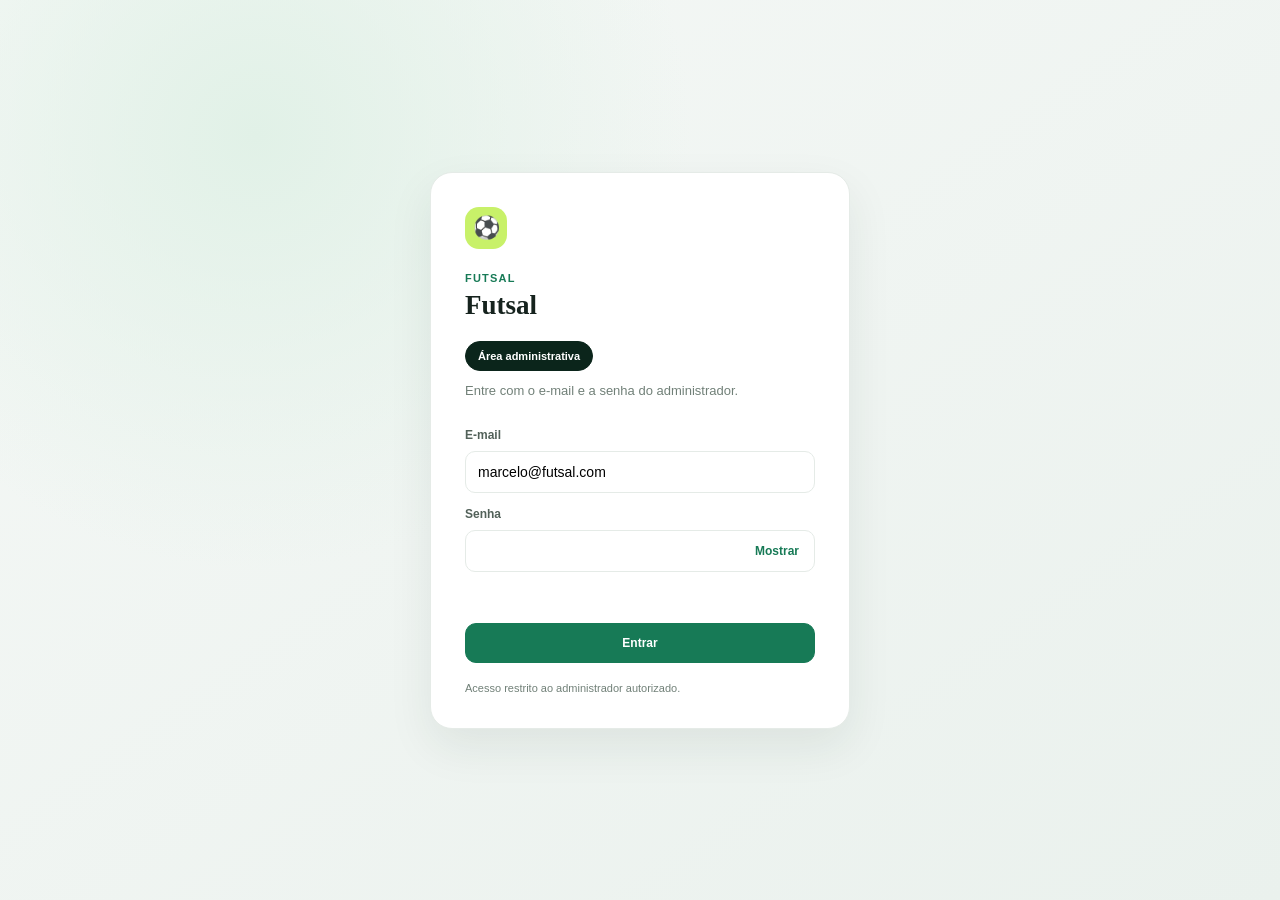
<file: futsal/index.html>
<!doctype html><html lang="pt-BR"><head><meta charset="utf-8"><meta name="viewport" content="width=device-width,initial-scale=1,viewport-fit=cover"><meta name="theme-color" content="#e27624"><meta name="apple-mobile-web-app-capable" content="yes"><meta name="apple-mobile-web-app-title" content="Futsal ADM"><title>Futsal ADM · Colégio Legado</title><link rel="manifest" href="./manifest-admin.webmanifest?v=20261016-futsal-v4"><link rel="icon" href="../icons/futebol-lideranca-192.png?v=20261016-futsal-bolas-v4"><link rel="apple-touch-icon" sizes="180x180" href="../icons/futebol-lideranca-180.png?v=20261016-futsal-bolas-v4"><link rel="stylesheet" href="../styles.css?v=20261016-futsal-v4"></head><body><main id="app"><section class="login-card"><h1>⚽ Futsal ADM</h1><p>Carregando…</p></section></main><script type="module" src="./app.js?v=20261016-futsal-v4"></script><script>if('serviceWorker' in navigator)navigator.serviceWorker.register('./sw.js?v=20261016-futsal-v4',{updateViaCache:'none'});</script></body></html>
</file>
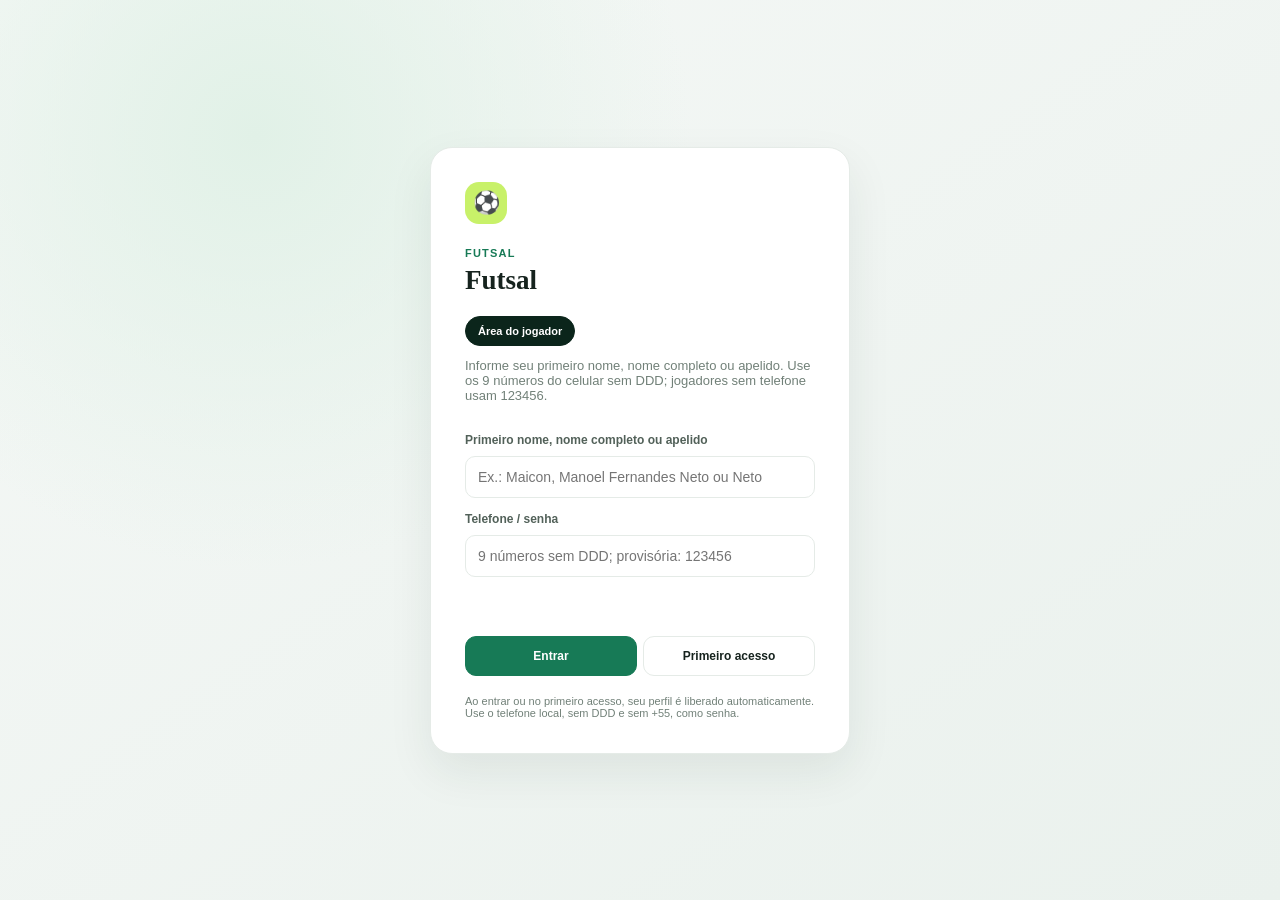
<file: futsal/jogador.html>
<!doctype html><html lang="pt-BR"><head><meta charset="utf-8"><meta name="viewport" content="width=device-width,initial-scale=1,viewport-fit=cover"><meta name="theme-color" content="#2168b4"><meta name="apple-mobile-web-app-capable" content="yes"><meta name="apple-mobile-web-app-title" content="Futsal"><title>Futsal · Colégio Legado</title><link rel="manifest" href="./manifest-player.webmanifest?v=20261016-futsal-v4"><link rel="icon" href="../icons/futebol-jogador-192.png?v=20261016-futsal-bolas-v4"><link rel="apple-touch-icon" sizes="180x180" href="../icons/futebol-jogador-180.png?v=20261016-futsal-bolas-v4"><link rel="stylesheet" href="../styles.css?v=20261016-futsal-v4"></head><body><main id="app"><section class="login-card"><h1>⚽ Futsal</h1><p>Carregando…</p></section></main><script type="module" src="./app.js?v=20261016-futsal-v4"></script><script>if('serviceWorker' in navigator)navigator.serviceWorker.register('./sw.js?v=20261016-futsal-v4',{updateViaCache:'none'});</script></body></html>
</file>
<file: styles.css>
:root{--bg:#f3f6f4;--ink:#16231e;--muted:#718078;--line:#e5ebe7;--green:#177a56;--green-dark:#0b251b;--green-soft:#e5f4ec;--lime:#c8f169;--white:#fff;--orange:#e9a442;--red:#cf5851;--blue:#5396c4;--shadow:0 18px 45px rgba(22,50,38,.08);font-family:'DM Sans',sans-serif;color:var(--ink)}*{box-sizing:border-box}body{margin:0;background:var(--bg)}button,input,select,textarea{font:inherit}button{cursor:pointer}.shell{display:grid;grid-template-columns:248px 1fr;min-height:100vh}.sidebar{background:var(--green-dark);color:#dce9e1;padding:24px 16px;display:flex;flex-direction:column;gap:25px}.brand{display:flex;align-items:center;gap:12px;padding:0 8px}.brand-mark{width:42px;height:42px;border-radius:14px;background:var(--lime);color:#103222;display:grid;place-items:center;font-size:22px}.brand strong{display:block;font:800 15px Manrope}.brand small{color:#95b2a3;font-size:11px}.nav-label{padding:0 12px;color:#7e9c8c;text-transform:uppercase;font-size:10px;letter-spacing:1.2px;font-weight:700}.nav{display:grid;gap:5px}.nav button{border:0;background:transparent;color:#acc4b7;text-align:left;padding:12px;border-radius:12px;display:flex;align-items:center;gap:12px;font-weight:600}.nav button:hover,.nav button.active{color:white;background:#1d3b2e}.nav .ico{width:19px;font-size:17px;text-align:center}.sidebar-bottom{margin-top:auto}.cloud-status{border:1px solid #345141;padding:13px;border-radius:14px;font-size:12px;color:#a9c1b4;line-height:1.5}.cloud-dot{display:inline-block;width:8px;height:8px;border-radius:99px;background:var(--orange);margin-right:7px}.main{min-width:0}.topbar{height:76px;border-bottom:1px solid var(--line);background:#ffffffd9;backdrop-filter:blur(10px);display:flex;align-items:center;justify-content:space-between;padding:0 34px;position:sticky;top:0;z-index:4}.crumb{font-size:13px;color:var(--muted)}.crumb b{color:var(--ink)}.user{display:flex;align-items:center;gap:10px;font-weight:700;font-size:13px}.avatar{width:36px;height:36px;border-radius:50%;background:#dff0e4;color:var(--green);display:grid;place-items:center}.page{padding:30px 34px 50px;max-width:1400px;margin:0 auto}.page-head{display:flex;justify-content:space-between;align-items:flex-start;gap:18px;margin-bottom:24px}.eyebrow{font-size:11px;text-transform:uppercase;letter-spacing:1.2px;color:var(--green);font-weight:800}.page h1{font:800 28px Manrope;margin:5px 0}.sub{color:var(--muted);font-size:13px;margin:0}.actions{display:flex;gap:10px;flex-wrap:wrap}.btn{border:1px solid var(--line);background:white;border-radius:11px;padding:10px 14px;color:var(--ink);font-weight:700;font-size:12px;display:inline-flex;align-items:center;gap:7px}.btn:hover{transform:translateY(-1px);box-shadow:0 7px 18px #19362412}.btn.primary{background:var(--green);border-color:var(--green);color:white}.btn.dark{background:#14271f;color:white;border-color:#14271f}.btn.small{padding:7px 10px;font-size:11px}.hero{background:linear-gradient(115deg,#102b20,#1d6347);color:white;border-radius:20px;padding:26px 28px;display:flex;justify-content:space-between;align-items:center;overflow:hidden;position:relative;box-shadow:var(--shadow);margin-bottom:20px}.hero:after{content:'⚽';position:absolute;right:29%;font-size:128px;opacity:.08;transform:rotate(-18deg)}.hero>div{position:relative;z-index:1}.hero h2{font:800 22px Manrope;margin:8px 0}.hero p{color:#c3d9cc;font-size:13px;margin:0}.hero .eyebrow{color:var(--lime)}.hero-right{text-align:right!important}.hero-date{font:800 18px Manrope}.hero-loc{font-size:12px;color:#c3d9cc;margin-top:6px}.cards{display:grid;grid-template-columns:repeat(4,1fr);gap:14px;margin:18px 0}.card{background:white;border:1px solid var(--line);border-radius:16px;padding:17px 18px;box-shadow:0 3px 12px #1c36260a}.stat-top{display:flex;justify-content:space-between;color:var(--muted);font-size:12px;font-weight:600}.stat-icon{width:30px;height:30px;border-radius:10px;background:var(--green-soft);display:grid;place-items:center}.stat-num{font:800 26px Manrope;margin-top:13px}.stat-foot{font-size:11px;color:var(--muted);margin-top:3px}.grid-2{display:grid;grid-template-columns:1.15fr .85fr;gap:16px}.panel{background:white;border:1px solid var(--line);border-radius:16px;padding:19px 20px;box-shadow:0 3px 12px #1c36260a;min-width:0}.panel-head{display:flex;justify-content:space-between;align-items:center;margin-bottom:15px}.panel h3{font:800 15px Manrope;margin:0}.panel-head small{font-size:11px;color:var(--muted)}.table-wrap{overflow:auto}table{width:100%;border-collapse:collapse;min-width:570px}th{text-align:left;font-size:10px;color:#829088;text-transform:uppercase;letter-spacing:.7px;padding:10px 9px;border-bottom:1px solid var(--line)}td{padding:12px 9px;border-bottom:1px solid #edf1ee;font-size:12px}tr:last-child td{border-bottom:0}.name-cell{font-weight:700}.subcell{font-size:10px;color:var(--muted);margin-top:3px}.pill{padding:5px 9px;border-radius:99px;font-weight:700;font-size:10px;display:inline-flex;align-items:center;gap:5px;white-space:nowrap}.pill.paid,.pill.open{background:var(--green-soft);color:#27744f}.pill.pending{background:#fff4df;color:#a16b1e}.pill.done{background:#eef1ef;color:#738078}.pill.cancel{background:#ffefed;color:#b0463f}.person{display:flex;align-items:center;gap:9px}.person .avatar{width:30px;height:30px;font-size:11px}.progress{height:7px;background:#edf2ef;border-radius:99px;overflow:hidden}.progress span{display:block;height:100%;background:var(--green);border-radius:99px}.progress-row{display:grid;grid-template-columns:1fr 70px 38px;gap:12px;align-items:center;margin:15px 0;font-size:12px}.quick-list{display:grid;gap:10px}.quick-item{border:1px solid var(--line);border-radius:13px;padding:12px;display:flex;align-items:center;justify-content:space-between;gap:12px}.quick-main{display:flex;gap:10px;align-items:center}.quick-icon{background:var(--green-soft);width:36px;height:36px;border-radius:12px;display:grid;place-items:center}.quick-title{font-size:12px;font-weight:700}.quick-meta{font-size:10px;color:var(--muted);margin-top:3px}.search{border:1px solid var(--line);background:white;border-radius:10px;padding:9px 12px;min-width:220px;font-size:12px;outline:none}.toolbar{display:flex;gap:10px;align-items:center;margin-bottom:15px;flex-wrap:wrap}.toolbar .search{flex:1;max-width:330px}.empty{padding:38px;text-align:center;color:var(--muted)}.empty strong{display:block;color:var(--ink);margin:8px}.section-grid{display:grid;grid-template-columns:repeat(3,1fr);gap:14px}.field-card{background:white;border:1px solid var(--line);border-radius:16px;padding:18px}.field-banner{height:92px;border-radius:12px;background:linear-gradient(140deg,#193d2b,#55a26d);display:grid;place-items:center;font-size:37px;margin-bottom:14px}.field-title{font:800 15px Manrope}.field-address{font-size:11px;color:var(--muted);margin:5px 0 14px}.field-actions{display:flex;justify-content:space-between;align-items:center}.tabs{display:flex;gap:7px;flex-wrap:wrap;margin-bottom:15px}.tab{border:1px solid var(--line);background:white;border-radius:99px;padding:8px 12px;font-size:11px;color:var(--muted);font-weight:700}.tab.active{background:var(--green-dark);color:white;border-color:var(--green-dark)}.modal-backdrop{position:fixed;inset:0;background:#0b211bc4;z-index:20;display:grid;place-items:center;padding:18px}.modal{background:white;width:min(560px,100%);max-height:90vh;overflow:auto;border-radius:18px;box-shadow:0 20px 80px #0004}.modal-head{padding:19px 22px;border-bottom:1px solid var(--line);display:flex;justify-content:space-between;align-items:center}.modal-head h2{font:800 17px Manrope;margin:0}.close{border:0;background:#eff3f0;width:30px;height:30px;border-radius:9px;font-size:18px}.modal-body{padding:20px 22px}.form-grid{display:grid;grid-template-columns:1fr 1fr;gap:13px}.field{display:grid;gap:6px}.field.full{grid-column:1/-1}.field label{font-size:11px;font-weight:700;color:#526159}.field input,.field select,.field textarea{border:1px solid var(--line);border-radius:10px;padding:10px 11px;font-size:12px;outline:none;background:#fff}.field input:focus,.field select:focus,.field textarea:focus{border-color:#50a17c;box-shadow:0 0 0 3px #50a17c20}.modal-foot{padding:15px 22px;border-top:1px solid var(--line);display:flex;justify-content:flex-end;gap:8px}.toast{position:fixed;bottom:22px;right:22px;background:#172c22;color:white;padding:12px 16px;border-radius:12px;z-index:30;box-shadow:var(--shadow);font-size:12px;animation:rise .2s ease}@keyframes rise{from{transform:translateY(8px);opacity:0}to{transform:translateY(0);opacity:1}}.inline-actions{display:flex;gap:6px}.link{color:var(--green);font-weight:700;text-decoration:none}.note{border-radius:12px;background:#fff8e9;color:#846325;padding:12px 14px;font-size:11px;line-height:1.5;margin-top:15px}.copy{border:0;background:none;color:var(--green);font-weight:700;font-size:11px}.mobile-menu{display:none}
@media(max-width:1050px){.shell{grid-template-columns:215px 1fr}.cards{grid-template-columns:repeat(2,1fr)}.grid-2{grid-template-columns:1fr}.section-grid{grid-template-columns:repeat(2,1fr)}}@media(max-width:700px){.shell{display:block}.sidebar{position:fixed;z-index:10;left:-250px;top:0;bottom:0;width:240px;transition:left .2s}.sidebar.open{left:0}.mobile-menu{display:inline-flex}.topbar{height:62px;padding:0 16px}.page{padding:22px 15px 38px}.page-head{display:block}.page-head .actions{margin-top:14px}.hero{padding:20px;display:block}.hero-right{text-align:left!important;margin-top:16px}.hero:after{right:5%;font-size:92px}.cards{gap:9px}.card{padding:13px}.stat-num{font-size:22px}.section-grid{grid-template-columns:1fr}.form-grid{grid-template-columns:1fr}.field.full{grid-column:auto}.search{min-width:100%}.toolbar .search{max-width:none}.user .user-name{display:none}}
.login-screen{min-height:100vh;display:grid;place-items:center;padding:22px;background:radial-gradient(circle at 20% 15%,#e1f1e7,transparent 34%),linear-gradient(145deg,#f5f8f6,#eaf1ed)}.login-card{width:min(420px,100%);padding:34px;background:white;border:1px solid var(--line);border-radius:22px;box-shadow:var(--shadow)}.login-mark{margin-bottom:23px}.login-card h1{font:800 27px Manrope;margin:6px 0 8px}.login-card form{display:grid;gap:9px;margin-top:25px}.login-card label{font-size:12px;font-weight:700;color:#526159;margin-top:5px}.login-card input{width:100%;border:1px solid var(--line);border-radius:10px;padding:12px;font:inherit;font-size:14px;outline:none}.login-card input:focus{border-color:#50a17c;box-shadow:0 0 0 3px #50a17c20}.login-submit{justify-content:center;margin-top:10px;padding:12px}.login-submit:disabled{opacity:.7;cursor:wait}.login-error{min-height:18px;color:#b0463f;font-size:12px;margin-top:5px}.login-foot{font-size:11px;color:var(--muted);margin:19px 0 0}
.player-view{min-height:100vh;background:radial-gradient(circle at 15% 5%,#e4f1e8,transparent 30%),var(--bg)}.player-page{max-width:1050px;margin:0 auto;padding:32px 24px 60px}.player-head{display:flex;align-items:center;justify-content:space-between;margin-bottom:20px}.player-head h1{font:800 28px Manrope;margin:6px 0}.player-head .eyebrow{color:var(--green);font-size:11px;font-weight:800;letter-spacing:1.2px}.player-page .cards{margin-top:0}.notice-image{display:block;width:100%;max-height:300px;object-fit:cover;border-radius:12px;margin:9px 0}.login-card .tabs{margin:20px 0 12px}.login-card .tab{cursor:pointer}.login-card .inline-actions{margin-top:8px}.login-card .inline-actions .btn{flex:1;justify-content:center}
.notice-item{padding:12px 0;border-bottom:1px solid var(--line)}.notice-item:last-child{border-bottom:0}
.dashboard-extras{margin-top:16px}.dashboard-extras .quick-item{margin-top:8px}.dashboard-extras .notice-image{max-width:100%;object-fit:contain;background:#f5f8f6}
.dashboard-week{grid-template-columns:minmax(0,.9fr) minmax(0,1.1fr);align-items:start}.week-summary{display:grid;grid-template-columns:1fr 1fr;gap:10px;margin:10px 0 4px}.week-summary>div{padding:12px;border:1px solid var(--line);border-radius:12px;min-width:0}.week-summary span,.pix-payment span{display:block;color:var(--muted);font-size:10px;margin-bottom:5px}.week-summary b{font-size:12px;overflow-wrap:anywhere}.week-roster{display:grid;grid-template-columns:1fr 1fr;gap:7px}.week-player{display:grid;grid-template-columns:28px 1fr auto;align-items:center;gap:8px;padding:9px 10px;border:1px solid var(--line);border-radius:11px;font-size:11px;font-weight:700}.week-player .number{color:var(--green);font-variant-numeric:tabular-nums}.week-player small,.payment-person small{color:var(--muted);font-size:9px;font-weight:500}.pix-payment{display:flex;align-items:center;justify-content:space-between;gap:10px;background:var(--green-dark);color:#fff;border-radius:14px;padding:15px 16px;margin-bottom:14px}.pix-payment span{color:#b9d2c4}.pix-payment b{font:800 19px Manrope;letter-spacing:.5px}.pix-payment .btn{flex:none}.payment-legend{display:flex;justify-content:space-between;gap:10px;align-items:center;margin:12px 2px;color:var(--muted);font-size:10px}.payment-legend>span:first-child{display:flex;align-items:center;gap:6px}.dot{display:inline-block;width:8px;height:8px;border-radius:50%}.paid-dot{background:var(--green)}.week-payments{display:grid;gap:7px}.payment-row{display:grid;grid-template-columns:minmax(120px,1fr) auto auto;align-items:center;gap:7px;padding:9px;border:1px solid var(--line);border-radius:12px}.payment-person{display:flex;align-items:center;gap:8px;min-width:0}.payment-person .avatar{width:30px;height:30px;font-size:10px;flex:none}.payment-person b{display:block;font-size:11px;overflow-wrap:anywhere}.payment-person small{display:block;margin-top:2px}.payment-total{display:flex;justify-content:space-between;gap:10px;margin-top:12px;padding:12px 2px 0;border-top:1px solid var(--line);font-size:11px}.payment-total b{text-align:right}.team-suggestions .quick-item{align-items:flex-start}.team-suggestions .quick-title .subcell{display:inline-block;margin-left:6px;font-weight:500}.team-player-option[hidden]{display:none!important}
@media(max-width:700px){.dashboard-week{grid-template-columns:1fr}.week-roster{grid-template-columns:1fr}.payment-row{grid-template-columns:1fr 1fr}.payment-person{grid-column:1/-1}.payment-row .pill{white-space:normal;justify-content:center;text-align:center}.payment-legend{align-items:flex-start;flex-direction:column}.pix-payment b{font-size:16px}}

.presence-toggle{display:inline-flex;align-items:center;gap:6px;color:var(--green);font-size:11px;font-weight:700;white-space:nowrap}.presence-toggle input{accent-color:var(--green);width:16px;height:16px}.award-admin-panel,.player-award-panel{margin-top:16px}.award-admin-panel .eyebrow,.player-award-panel .eyebrow{color:var(--green);font-size:10px;font-weight:800;letter-spacing:.9px}.award-results{display:grid;grid-template-columns:repeat(auto-fit,minmax(210px,1fr));gap:10px;margin:12px 0}.award-result{border:1px solid var(--line);background:#fbfdfb;border-radius:13px;padding:13px;display:grid;gap:9px;align-content:start}.award-result h4,.gallery-heading{margin:0;font:800 13px Manrope;color:var(--ink)}.award-candidates{display:flex;flex-wrap:wrap;gap:7px}.candidate-chip{border:1px solid var(--line);border-radius:999px;background:white;color:var(--ink);padding:8px 11px;font-size:11px;font-weight:700;cursor:pointer}.candidate-chip:hover,.candidate-chip.selected{border-color:var(--green);background:var(--green-soft);color:var(--green-dark)}.candidate-chip:disabled{opacity:.55;cursor:default}.winner-line{padding:9px 10px;border-radius:10px;background:#f3f8e9;color:#486d24;font-size:12px}.game-gallery{display:grid;grid-template-columns:repeat(auto-fit,minmax(130px,1fr));gap:10px;margin:10px 0}.game-gallery figure{margin:0;border:1px solid var(--line);border-radius:12px;overflow:hidden;background:#f5f8f6}.game-gallery img{display:block;width:100%;height:150px;object-fit:cover}.game-gallery figcaption{padding:8px 10px;color:var(--muted);font-size:10px}.compact-empty{padding:18px}.game-photo-edit{display:grid;grid-template-columns:repeat(auto-fit,minmax(120px,1fr));gap:9px;margin-top:14px}.game-photo-edit label{display:grid;gap:6px;border:1px solid var(--line);border-radius:10px;padding:8px;color:var(--muted);font-size:10px}.game-photo-edit img{width:100%;height:110px;object-fit:cover;border-radius:7px}.game-photo-edit input{accent-color:var(--green)}
.player-polls .eyebrow{color:var(--green);font-size:10px;font-weight:800;letter-spacing:.9px}.poll-choices{display:grid;gap:10px;margin-top:12px}.poll-choice{display:grid;gap:7px;padding:11px 12px;border:1px solid var(--line);border-radius:12px;background:#fbfdfb}.poll-choice-line{display:flex;align-items:center;justify-content:space-between;gap:12px;color:var(--ink);font-size:13px}.poll-choice-line b{color:var(--green);white-space:nowrap}.poll-meter{height:6px;border-radius:99px;background:#e8efeb;overflow:hidden}.poll-meter i{display:block;height:100%;border-radius:inherit;background:var(--green);transition:width .25s ease}.poll-choice .btn{justify-self:start;margin-top:3px}.poll-choice .btn:disabled{opacity:.55}

.password-input-row{position:relative;display:flex;align-items:center}.password-input-row input{padding-right:82px!important}.password-toggle{position:absolute;right:8px;border:0;background:transparent;color:var(--green);font-size:12px;font-weight:700;padding:8px;cursor:pointer}.password-toggle:focus-visible{outline:2px solid var(--green);outline-offset:2px;border-radius:6px}


/* Divisão visual da lista semanal por time */
.weekly-team-grid{display:grid;grid-template-columns:repeat(auto-fit,minmax(min(100%,320px),1fr));gap:12px;margin-top:12px}
.weekly-team-card{--team-color:#506171;--team-tint:#f2f5f7;border:1px solid var(--line);border-top:4px solid var(--team-color);border-radius:16px;background:#fff;padding:14px;min-width:0}
.weekly-team-card.team-color-1{--team-color:#1769d2;--team-tint:#edf5ff}
.weekly-team-card.team-color-2{--team-color:#16845d;--team-tint:#eaf8f1}
.weekly-team-card.team-color-waiting{--team-color:#78847e;--team-tint:#f3f5f4}
.weekly-team-head{display:flex;align-items:center;justify-content:space-between;gap:8px;margin-bottom:10px;color:var(--team-color)}
.weekly-team-head strong{font-size:14px}
.weekly-team-head span{font-size:11px;color:var(--muted);white-space:nowrap}
.weekly-team-card .week-roster{grid-template-columns:1fr}
.weekly-team-card .week-player{background:var(--team-tint);border-color:color-mix(in srgb,var(--team-color) 24%,white);border-left:4px solid var(--team-color)}
.weekly-team-card .week-player .number{color:var(--team-color)}
.weekly-goalkeepers{display:grid;gap:7px;margin-top:12px;padding-top:10px;border-top:1px solid var(--line)}
.weekly-goalkeepers>b{font-size:11px;color:var(--team-color)}
.team-empty{padding:12px;border-radius:10px;background:var(--team-tint);color:var(--muted);font-size:12px}
.team-assignment-control{display:grid;grid-template-columns:minmax(200px,1fr) auto;align-items:end;gap:12px;margin-bottom:12px}
.team-assignment-control .field{margin:0}
.team-assignment-control small{grid-column:1/-1;color:var(--muted);line-height:1.45}
@media(max-width:700px){.weekly-team-grid{grid-template-columns:1fr}.team-assignment-control{grid-template-columns:1fr}.team-assignment-control small{grid-column:1}}

.team-chip{display:inline-flex;align-items:center;margin:0 0 5px;padding:3px 8px;border-radius:999px;font-size:10px;font-weight:800;letter-spacing:.02em;background:#f3f5f4;color:#56625b}.team-chip.team-color-1{background:#edf5ff;color:#1769d2}.team-chip.team-color-2{background:#eaf8f1;color:#16845d}.team-chip.team-color-waiting{background:#f3f5f4;color:#78847e}

@media(max-width:700px){
 .player-payments-table{width:100%;min-width:0;display:block;border-collapse:separate;border-spacing:0}
 .player-payments-table thead{display:none}
 .player-payments-table tbody{display:grid;gap:12px}
 .player-payments-table tr{display:grid;grid-template-columns:repeat(2,minmax(0,1fr));gap:4px 8px;padding:10px;border:1px solid var(--line);border-radius:14px;background:#fff}
 .player-payments-table td{display:flex;flex-direction:column;align-items:flex-start;justify-content:center;min-width:0;padding:6px 4px;border:0;overflow-wrap:anywhere}
 .player-payments-table td::before{content:attr(data-label);display:block;margin-bottom:5px;color:var(--muted);font-size:10px;font-weight:800;letter-spacing:.04em;text-transform:uppercase}
 .player-payments-table td:first-child,.player-payments-table td:nth-child(4){grid-column:1/-1}
 .player-payments-table td:first-child .subcell{max-width:100%;overflow-wrap:anywhere}
 .player-payments-table td[data-label="Disponibilidade"] select{width:100%;max-width:100%;white-space:normal}
 .player-payments-table td[data-label="Débito"]{align-items:flex-start}
}
/* Lista semanal completa e contínua, sem limitar a altura ou esconder inscritos. */
.full-roster-list{display:grid;gap:7px;max-height:none;overflow:visible}
.full-roster-player{min-width:0}
.full-roster-name{min-width:0;overflow-wrap:anywhere}
.roster-team-tag{display:inline-flex;margin-left:8px;padding:2px 7px;border-radius:999px;background:#fff;color:var(--team-color,#506171);font-size:9px;font-weight:800;white-space:nowrap}
.full-roster-player.team-color-1{--team-color:#1769d2;background:#edf5ff;border-color:#c9ddfb;border-left:4px solid #1769d2}
.full-roster-player.team-color-2{--team-color:#16845d;background:#eaf8f1;border-color:#c6e8d9;border-left:4px solid #16845d}
.full-roster-player.team-color-waiting{--team-color:#78847e;background:#f3f5f4;border-left:4px solid #78847e}
.player-game-selection{margin-bottom:14px}
.player-choice-grid{display:grid;grid-template-columns:repeat(2,minmax(0,1fr));gap:10px;margin:10px 0}
.player-choice-option{display:flex;align-items:center;gap:10px;padding:14px;border:1px solid var(--line);border-radius:13px;background:#fff;cursor:pointer}
.player-choice-option input{width:20px;height:20px;accent-color:var(--green);flex:none}
.player-choice-option span{display:grid;gap:3px}
.player-choice-option small{color:var(--muted);font-size:11px}
.player-choice-option.choice-disabled{opacity:.55}
@media(max-width:600px){.player-choice-grid{grid-template-columns:1fr}.roster-team-tag{margin:4px 0 0;display:table}}

/* Escalação do jogador agrupada em blocos na ordem dos times. */
.full-roster-teams{display:grid;grid-template-columns:1fr;gap:12px;margin-top:10px}
.full-roster-teams .weekly-team-card{width:100%;margin:0}


/* Correções de PIX combinado, perfil do jogador e escalação */
.player-payment-total{display:flex;align-items:center;justify-content:space-between;gap:12px;margin-top:12px;padding:13px 15px;border:1px solid #b7dfce;border-radius:13px;background:#edf8f2;color:var(--ink,#14231d)}
.player-payment-total span{color:var(--muted);font-size:13px;font-weight:650}
.player-payment-total strong{font-size:20px;font-variant-numeric:tabular-nums;color:var(--green,#16845d);white-space:nowrap}
.player-profile-panel input[type="text"]{width:100%;min-height:46px;padding:11px 13px;border:1px solid var(--line);border-radius:12px;background:#fff;color:var(--ink,#14231d);font:inherit}
.player-profile-panel input[type="text"]:focus{outline:3px solid rgba(22,132,93,.18);border-color:var(--green,#16845d)}
.goalkeeper-highlight{margin-top:12px;padding:11px;border:1px solid color-mix(in srgb,var(--team-color) 30%,white);border-radius:13px;background:color-mix(in srgb,var(--team-tint) 72%,white)}
.goalkeeper-highlight>b{display:block;margin:0 0 8px;color:var(--team-color);font-size:11px;letter-spacing:.08em}
.goalkeeper-row{border:2px solid var(--team-color)!important;border-left-width:6px!important;background:linear-gradient(90deg,var(--team-tint),#fff)!important}
.goalkeeper-row .number{font-size:17px}
.goalkeeper-row .roster-team-tag{background:var(--team-color);color:#fff}
.team-player-option[hidden]{display:none!important}
@media(max-width:600px){.player-payment-total{align-items:flex-start}.player-payment-total span{font-size:12px}.player-payment-total strong{font-size:18px}.goalkeeper-highlight{padding:9px}}

/* Agenda de jogos compacta com expansão dos próximos agendamentos */
.admin-games-agenda{display:grid;gap:12px}
.admin-game-line{display:grid;grid-template-columns:minmax(110px,135px) minmax(0,1fr) minmax(105px,145px) auto;align-items:center;gap:12px;padding:12px 14px;border:1px solid var(--line);border-radius:13px;background:#fff}
.admin-game-line.is-week{border:2px solid #16845d;background:linear-gradient(100deg,#eaf8f1 0%,#fff 80%);box-shadow:0 4px 14px rgba(22,132,93,.09)}
.admin-line-date,.admin-line-info,.admin-line-status{display:grid;gap:3px;min-width:0}
.admin-line-date>strong{font-size:17px;color:var(--ink);font-variant-numeric:tabular-nums;white-space:nowrap}
.admin-line-date>small,.admin-line-info>span,.admin-line-info>small,.admin-line-status>small{color:var(--muted);font-size:11px}
.admin-line-date>small{text-transform:capitalize}
.admin-line-week-tag{justify-self:start;padding:3px 7px;border-radius:999px;background:#16845d;color:#fff;font-size:8px;font-weight:850;letter-spacing:.07em}
.admin-line-info>strong{font-size:12px;overflow-wrap:anywhere}
.admin-line-info>small{color:#9a6c23}
.admin-line-status{justify-items:start}
.admin-line-status>small{font-size:10px}
.admin-agenda-actions{display:flex;flex-wrap:wrap;justify-content:flex-end;gap:5px}
.admin-agenda-more{border:1px solid var(--line);border-radius:13px;background:#f8faf9;overflow:hidden}
.admin-agenda-more>summary{display:flex;align-items:center;justify-content:space-between;gap:10px;padding:13px 15px;color:var(--green);font-size:13px;font-weight:750;cursor:pointer;list-style:none}
.admin-agenda-more>summary::-webkit-details-marker{display:none}
.admin-agenda-more>summary::after{content:'＋';font-size:16px}
.admin-agenda-more[open]>summary::after{content:'−'}
.admin-agenda-more>summary>b{margin-left:auto;padding:3px 8px;border-radius:999px;background:#eaf8f1;font-size:11px}
.admin-agenda-hidden-list{display:grid;gap:8px;padding:0 9px 9px}
.admin-agenda-hidden-list .admin-game-line{background:#fff}
@media(max-width:760px){
 .admin-game-line{grid-template-columns:minmax(0,1fr) auto;gap:9px 10px;padding:11px}
 .admin-line-date{grid-template-columns:auto 1fr;align-items:center;column-gap:7px}
 .admin-line-week-tag{grid-row:1 / span 2}
 .admin-line-date>strong,.admin-line-date>small{grid-column:2}
 .admin-line-date>strong{font-size:16px}
 .admin-line-info{grid-column:1 / -1}
 .admin-line-status{grid-column:1;grid-row:3}
 .admin-agenda-actions{grid-column:2;grid-row:3}
 .admin-agenda-hidden-list{padding:0 6px 6px}
 .admin-agenda-more>summary{padding:12px}
}

.admin-team-round{display:grid;gap:9px;padding:10px;border:1px solid var(--line);border-radius:15px;background:#fff}
.admin-team-round.is-week{border-color:#16845d;background:#f4fbf7}
.admin-team-round .admin-game-line{border:0;padding:4px;background:transparent}
.admin-team-round .admin-game-line.is-week{box-shadow:none}
.admin-team-round-lineups{display:grid;grid-template-columns:repeat(2,minmax(0,1fr));gap:9px}
.admin-team-lineup{--team-color:#16845d;--team-tint:#eaf8f1;display:grid;gap:8px;padding:11px;border:1px solid color-mix(in srgb,var(--team-color) 28%,white);border-top:4px solid var(--team-color);border-radius:12px;background:var(--team-tint);min-width:0}
.admin-team-lineup.team-color-1{--team-color:#1769d2;--team-tint:#edf5ff}
.admin-team-lineup.team-color-2{--team-color:#16845d;--team-tint:#eaf8f1}
.admin-team-lineup-head{display:flex;justify-content:space-between;gap:8px;color:var(--team-color)}
.admin-team-lineup-head strong{font-size:12px}
.admin-team-lineup-head span{color:var(--muted);font-size:10px}
.admin-team-lineup-players{display:flex;flex-wrap:wrap;gap:5px}
.admin-team-lineup-players>span{padding:4px 7px;border:1px solid color-mix(in srgb,var(--team-color) 20%,white);border-radius:999px;background:#fff;color:var(--ink);font-size:10px;font-weight:650}
.admin-team-lineup-goalie{display:flex;align-items:center;justify-content:space-between;gap:8px;padding:7px 9px;border:2px solid var(--team-color);border-radius:10px;background:#fff}
.admin-team-lineup-goalie b{color:var(--team-color);font-size:9px;letter-spacing:.04em}
.admin-team-lineup-goalie strong{font-size:11px}
@media(max-width:760px){.admin-team-round .admin-game-line{grid-template-columns:minmax(0,1fr) auto}.admin-team-round .admin-line-info{grid-column:1/-1}.admin-team-round .admin-agenda-actions{grid-column:2;grid-row:1}.admin-team-round-lineups{grid-template-columns:1fr}}

.player-last-game-panel{margin:16px 0;border:2px solid #d3ab43;scroll-margin-top:16px}
.player-last-game-panel h2{font-size:24px;margin:4px 0}
.last-game-score{display:flex;align-items:center;justify-content:center;gap:18px;flex-wrap:wrap;padding:16px 0}
.last-game-score strong{font-size:36px;white-space:nowrap}
.completed-event-gallery{margin-top:14px}
.event-photo-button{display:block;width:100%;padding:0;border:0;background:transparent;cursor:zoom-in}
.completed-event-gallery .event-photo-button img{width:100%;height:auto;max-height:none;object-fit:contain;display:block}
.event-photo-expanded{width:100%;height:auto;display:block}
@media(max-width:600px){.completed-event-gallery{grid-template-columns:1fr}.player-last-game-panel h2{font-size:21px}.last-game-score{gap:12px}.last-game-score strong{font-size:32px}}
.notice-message{min-width:0;max-width:100%;white-space:normal;overflow-wrap:anywhere;word-break:normal}
</file>
